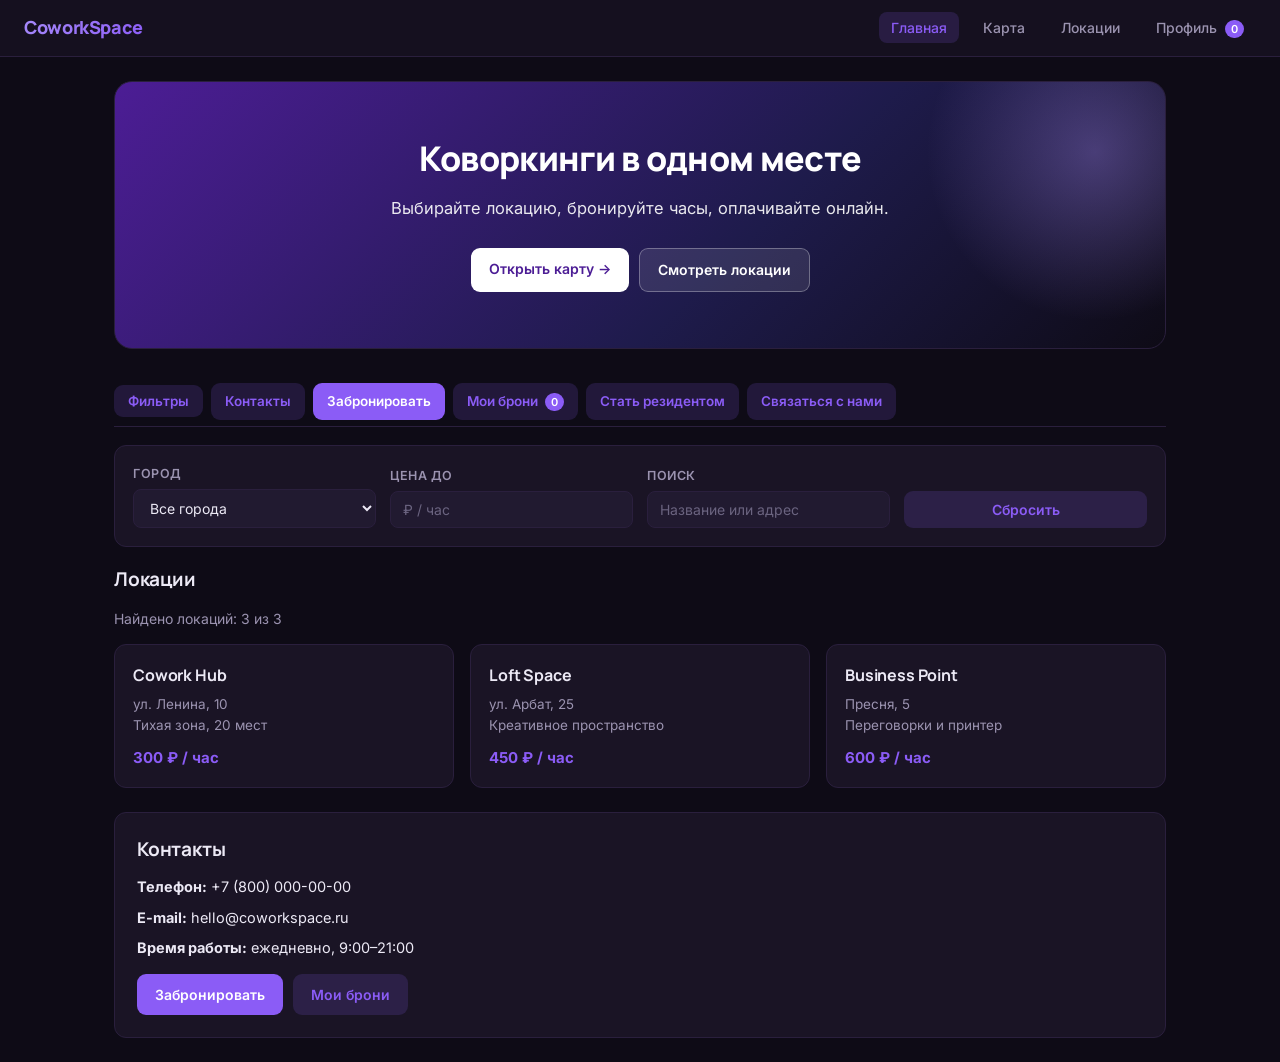
<file: Бронирование Коворкинга/index.html>
<!DOCTYPE html>
<html lang="ru">
<head>
  <meta charset="UTF-8" />
  <meta name="viewport" content="width=device-width, initial-scale=1.0" />
  <title>Локации — CoworkSpace</title>
  <link rel="stylesheet" href="styles.css" />
</head>
<body>
  <header class="topbar">
    <a href="index.html" class="brand">CoworkSpace</a>
    <nav>
      <a href="index.html"   data-nav="index.html">Главная</a>
      <a href="map.html"     data-nav="map.html">Карта</a>
      <a href="list.html"    data-nav="list.html">Локации</a>
      <a href="profile.html" data-nav="profile.html">Профиль <span id="nav-badge" class="badge" hidden>0</span></a>
    </nav>
  </header>

  <main>
    <!-- КОМПАКТНЫЙ ГЕРОЙ -->
    <section class="hero hero-compact">
      <h1>Коворкинги в одном месте</h1>
      <p class="hero-sub">Выбирайте локацию, бронируйте часы, оплачивайте онлайн.</p>
      <div class="btn-row">
        <a class="btn" href="map.html">Открыть карту →</a>
        <a class="btn secondary" href="#locations">Смотреть локации</a>
      </div>
    </section>

    <!-- ПАНЕЛЬ ДЕЙСТВИЙ (как praktik.work) -->
    <div class="actions-bar" style="margin-top:20px">
      <button class="btn secondary" id="filters-toggle">Фильтры</button>
      <a class="btn secondary" href="#contacts">Контакты</a>
      <a class="btn" href="map.html">Забронировать</a>
      <a class="btn secondary" href="profile.html">Мои брони <span id="nav-badge-2" class="badge" hidden>0</span></a>
      <a class="btn secondary" href="profile.html">Стать резидентом</a>
      <a class="btn secondary" href="#contacts">Связаться с нами</a>
    </div>

    <!-- ПАНЕЛЬ ФИЛЬТРОВ -->
    <div class="filters-panel" id="filters-panel" hidden>
      <div class="filter-group">
        <label for="filter-city">Город</label>
        <select id="filter-city">
          <option value="">Все города</option>
        </select>
      </div>
      <div class="filter-group">
        <label for="filter-price">Цена до</label>
        <input id="filter-price" type="number" min="0" step="50" placeholder="₽ / час" />
      </div>
      <div class="filter-group">
        <label for="filter-search">Поиск</label>
        <input id="filter-search" type="text" placeholder="Название или адрес" />
      </div>
      <button class="btn secondary" id="filters-reset">Сбросить</button>
    </div>

    <!-- СПИСОК ЛОКАЦИЙ -->
    <section id="locations" style="margin-top:16px">
      <h2>Локации</h2>
      <p class="muted" id="results-count">Загрузка…</p>
      <div class="grid" id="places-grid"></div>
    </section>

    <!-- КОНТАКТЫ -->
    <section id="contacts" class="panel" style="margin-top:24px">
      <h2>Контакты</h2>
      <div class="contacts">
        <div><b>Телефон:</b> +7 (800) 000-00-00</div>
        <div><b>E-mail:</b> hello@coworkspace.ru</div>
        <div><b>Время работы:</b> ежедневно, 9:00–21:00</div>
      </div>
      <div class="btn-row">
        <a class="btn" href="map.html">Забронировать</a>
        <a class="btn secondary" href="profile.html">Мои брони</a>
      </div>
    </section>
  </main>

  <script src="shared.js"></script>
  <script>
    document.addEventListener('DOMContentLoaded', () => {
      const places = loadPlaces();
      const grid = document.getElementById('places-grid');
      const countEl = document.getElementById('results-count');
      const citySel = document.getElementById('filter-city');
      const priceInp = document.getElementById('filter-price');
      const searchInp = document.getElementById('filter-search');
      const toggle = document.getElementById('filters-toggle');
      const panel = document.getElementById('filters-panel');
      const reset = document.getElementById('filters-reset');

      // Бейдж количества броней в панели действий
      function updateActionBadge() {
        const b = document.getElementById('nav-badge-2');
        if (!b) return;
        const n = loadBookings().length;
        b.hidden = n === 0;
        b.textContent = n;
      }
      updateActionBadge();

      // Города из адресов
      const cities = new Set();
      places.forEach(p => {
        const m = p.address.match(/^(?:г\.\s*)?([А-ЯЁа-яё\-]+)/);
        if (m) cities.add(m[1]);
      });
      [...cities].sort().forEach(c => {
        const opt = document.createElement('option');
        opt.value = c;
        opt.textContent = c;
        citySel.appendChild(opt);
      });

      function render() {
        const city = citySel.value;
        const maxPrice = priceInp.value ? Number(priceInp.value) : Infinity;
        const q = searchInp.value.trim().toLowerCase();

        const filtered = places.filter(p => {
          if (maxPrice && p.price > maxPrice) return false;
          if (city && !p.address.toLowerCase().includes(city.toLowerCase())) return false;
          if (q) {
            const hay = (p.name + ' ' + p.address + ' ' + (p.desc || '')).toLowerCase();
            if (!hay.includes(q)) return false;
          }
          return true;
        });

        countEl.textContent = `Найдено локаций: ${filtered.length} из ${places.length}`;

        if (!filtered.length) {
          grid.innerHTML = `<div class="panel"><p class="muted">Ничего не найдено. Измените фильтры.</p></div>`;
          return;
        }

        grid.innerHTML = filtered.map(p => `
          <a class="card" href="place.html?id=${p.id}">
            <h3>${p.name}</h3>
            <div class="meta">${p.address}</div>
            ${p.desc ? `<div class="meta">${p.desc}</div>` : ''}
            <div class="price">${p.price} ₽ / час</div>
          </a>
        `).join('');
      }

      toggle.addEventListener('click', () => { panel.hidden = !panel.hidden; });
      reset.addEventListener('click', () => {
        citySel.value = '';
        priceInp.value = '';
        searchInp.value = '';
        render();
      });
      [citySel, priceInp, searchInp].forEach(el => {
        el.addEventListener('input', render);
        el.addEventListener('change', render);
      });

      render();
    });
  </script>
</body>
</html>
</file>
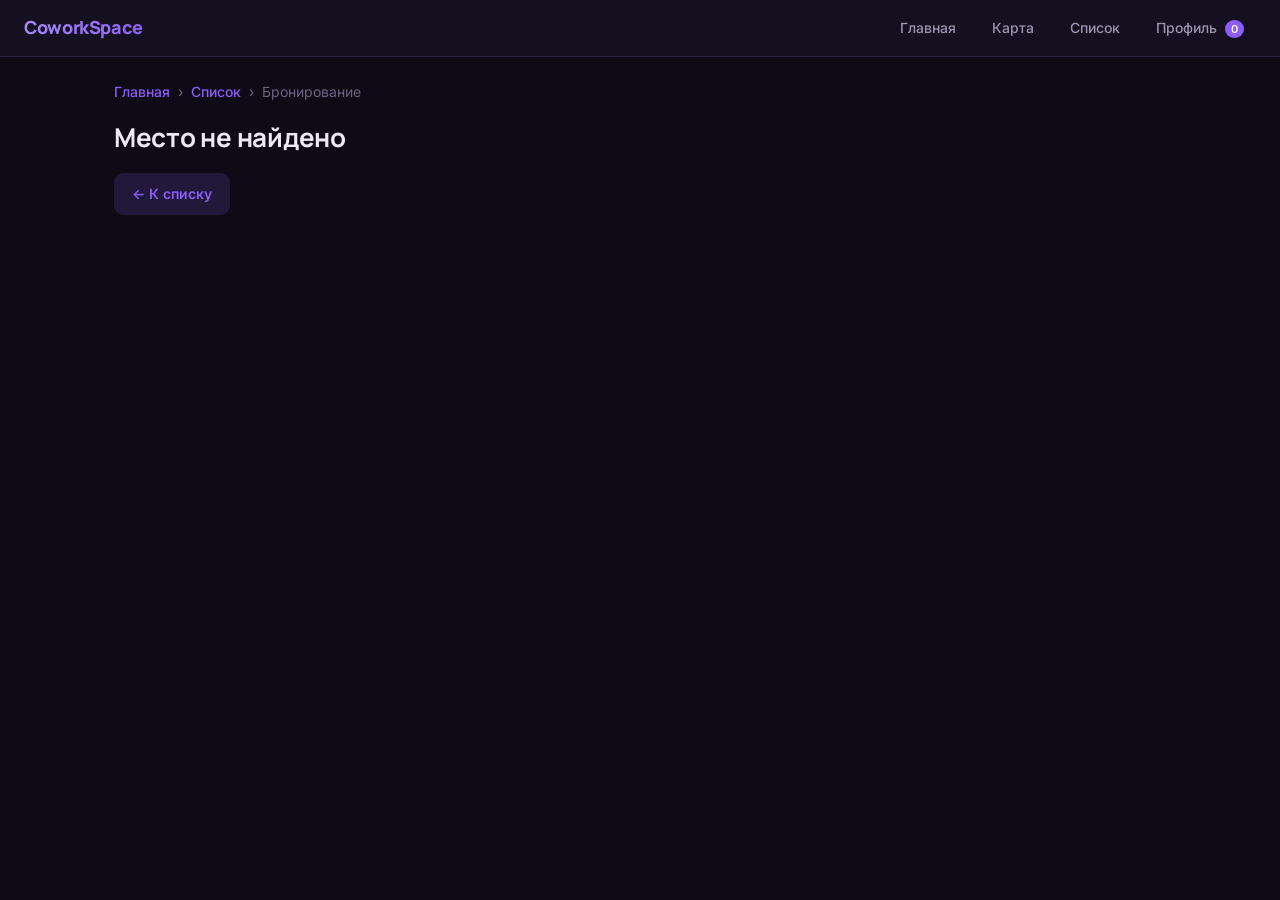
<file: Бронирование Коворкинга/booking.html>
<!DOCTYPE html>
<html lang="ru">
<head>
  <meta charset="UTF-8" />
  <meta name="viewport" content="width=device-width, initial-scale=1.0" />
  <title>Бронирование — CoworkSpace</title>
  <link rel="stylesheet" href="styles.css" />
</head>
<body>
  <header class="topbar">
    <a href="index.html" class="brand">CoworkSpace</a>
    <nav>
      <a href="index.html"   data-nav="index.html">Главная</a>
      <a href="map.html"     data-nav="map.html">Карта</a>
      <a href="list.html"    data-nav="list.html">Список</a>
      <a href="profile.html" data-nav="profile.html">Профиль <span id="nav-badge" class="badge" hidden>0</span></a>
    </nav>
  </header>

  <main>
    <div class="crumbs" id="crumbs">
      <a href="index.html">Главная</a> <span>›</span>
      <a href="list.html">Список</a> <span>›</span>
      <span>Бронирование</span>
    </div>
    <div id="booking-content"></div>
  </main>

  <script src="shared.js"></script>
  <script>
    const SLOTS = ['09:00','10:00','11:00','12:00','13:00','14:00','15:00','16:00','17:00','18:00','19:00','20:00'];

    document.addEventListener('DOMContentLoaded', () => {
      const id = getParam('id');
      const place = loadPlaces().find(p => p.id === id);
      const box = document.getElementById('booking-content');

      if (!place) {
        box.innerHTML = `
          <h1>Место не найдено</h1>
          <p><a class="btn secondary" href="list.html">← К списку</a></p>
        `;
        return;
      }

      document.title = 'Бронирование: ' + place.name;

      document.getElementById('crumbs').innerHTML = `
        <a href="index.html">Главная</a> <span>›</span>
        <a href="list.html">Список</a> <span>›</span>
        <a href="place.html?id=${place.id}">${place.name}</a> <span>›</span>
        <span>Бронирование</span>
      `;

      const state = { date: todayStr(), slots: [] };

      box.innerHTML = `
        <h1>Бронирование: ${place.name}</h1>
        <div class="detail">
          <div class="panel">
            <h2>1. Выберите дату</h2>
            <div class="calendar" id="calendar"></div>
          </div>
          <div class="panel">
            <h2>2. Выберите время</h2>
            <div class="muted">${place.price} ₽ / час</div>
            <div class="slots" id="slots"></div>
            <div style="margin-top:20px; display:flex; justify-content:space-between; align-items:center; gap:12px; flex-wrap:wrap;">
              <div>Итого: <b id="total">0 ₽</b></div>
              <button class="btn" id="pay-btn" disabled>Оплатить и забронировать</button>
            </div>
            <div class="btn-row">
              <a class="btn secondary" href="place.html?id=${place.id}">← К месту</a>
              <a class="btn secondary" href="profile.html">Мои брони →</a>
            </div>
          </div>
        </div>
      `;

      renderCalendar();
      renderSlots();

      function renderCalendar() {
        const cal = document.getElementById('calendar');
        const now = new Date();
        const year = now.getFullYear();
        const month = now.getMonth();
        const first = new Date(year, month, 1);
        const startDow = (first.getDay() + 6) % 7;
        const daysInMonth = new Date(year, month + 1, 0).getDate();
        const dows = ['Пн','Вт','Ср','Чт','Пт','Сб','Вс'];

        let html = dows.map(d => `<div class="dow">${d}</div>`).join('');
        for (let i = 0; i < startDow; i++) html += `<div></div>`;

        for (let d = 1; d <= daysInMonth; d++) {
          const dateStr = `${year}-${String(month+1).padStart(2,'0')}-${String(d).padStart(2,'0')}`;
          const isPast = dateStr < todayStr();
          const selected = dateStr === state.date;
          html += `<div class="cal-day ${isPast?'disabled':''} ${selected?'selected':''}"
                        data-date="${dateStr}">${d}</div>`;
        }
        cal.innerHTML = html;

        cal.querySelectorAll('.cal-day:not(.disabled)').forEach(el => {
          el.addEventListener('click', () => {
            state.date = el.dataset.date;
            state.slots = [];
            renderCalendar();
            renderSlots();
          });
        });
      }

      function renderSlots() {
        const taken = loadBookings()
          .filter(b => b.placeId === place.id && b.date === state.date)
          .flatMap(b => b.slots);

        const slotsEl = document.getElementById('slots');
        slotsEl.innerHTML = SLOTS.map(s => {
          const isBooked = taken.includes(s);
          const isSel = state.slots.includes(s);
          return `<div class="slot ${isBooked?'booked':''} ${isSel?'selected':''}"
                       data-slot="${s}">${s}</div>`;
        }).join('');

        slotsEl.querySelectorAll('.slot:not(.booked)').forEach(el => {
          el.addEventListener('click', () => {
            const s = el.dataset.slot;
            const i = state.slots.indexOf(s);
            if (i >= 0) state.slots.splice(i, 1);
            else state.slots.push(s);
            renderSlots();
          });
        });
        updateTotal();
      }

      function updateTotal() {
        const total = state.slots.length * place.price;
        document.getElementById('total').textContent = total + ' ₽';
        document.getElementById('pay-btn').disabled = state.slots.length === 0;
      }

      document.getElementById('pay-btn').addEventListener('click', () => {
        const total = state.slots.length * place.price;
        const btn = document.getElementById('pay-btn');
        btn.disabled = true;
        btn.textContent = 'Обработка оплаты…';

        setTimeout(() => {
          const bookings = loadBookings();
          bookings.push({
            id: 'b' + Date.now(),
            placeId: place.id,
            placeName: place.name,
            date: state.date,
            slots: [...state.slots].sort(),
            total,
            createdAt: new Date().toISOString(),
          });
          saveBookings(bookings);
          toast(`✅ Оплачено ${total} ₽. Бронь подтверждена.`);
          setTimeout(() => location.href = 'profile.html', 700);
        }, 900);
      });
    });
  </script>
</body>
</html>
</file>
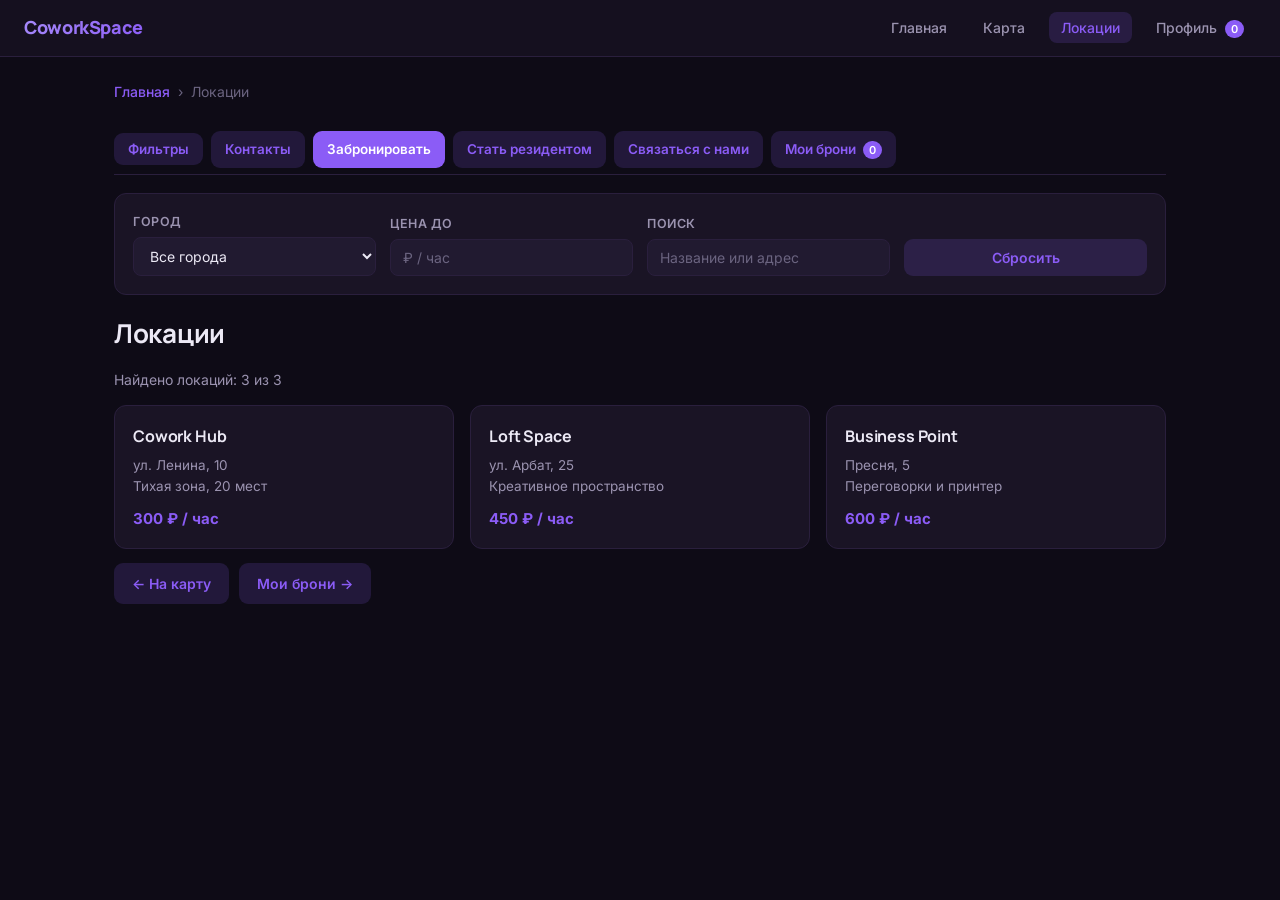
<file: Бронирование Коворкинга/list.html>
<!DOCTYPE html>
<html lang="ru">
<head>
  <meta charset="UTF-8" />
  <meta name="viewport" content="width=device-width, initial-scale=1.0" />
  <title>Локации — CoworkSpace</title>
  <link rel="stylesheet" href="styles.css" />
</head>
<body>
  <header class="topbar">
    <a href="index.html" class="brand">CoworkSpace</a>
    <nav>
      <a href="index.html"   data-nav="index.html">Главная</a>
      <a href="map.html"     data-nav="map.html">Карта</a>
      <a href="list.html"    data-nav="list.html">Локации</a>
      <a href="profile.html" data-nav="profile.html">Профиль <span id="nav-badge" class="badge" hidden>0</span></a>
    </nav>
  </header>

  <main>
    <div class="crumbs">
      <a href="index.html">Главная</a> <span>›</span> <span>Локации</span>
    </div>

    <!-- Панель действий (как на praktik.work) -->
    <div class="actions-bar">
      <button class="btn secondary" id="filters-toggle">Фильтры</button>
      <a class="btn secondary" href="index.html#contacts">Контакты</a>
      <a class="btn" href="map.html">Забронировать</a>
      <a class="btn secondary" href="index.html#become-resident">Стать резидентом</a>
      <a class="btn secondary" href="index.html#contact-us">Связаться с нами</a>
      <a class="btn secondary" href="profile.html">Мои брони <span id="nav-badge-2" class="badge" hidden>0</span></a>
    </div>

    <!-- Панель фильтров -->
    <div class="filters-panel" id="filters-panel" hidden>
      <div class="filter-group">
        <label for="filter-city">Город</label>
        <select id="filter-city">
          <option value="">Все города</option>
        </select>
      </div>
      <div class="filter-group">
        <label for="filter-price">Цена до</label>
        <input id="filter-price" type="number" min="0" step="50" placeholder="₽ / час" />
      </div>
      <div class="filter-group">
        <label for="filter-search">Поиск</label>
        <input id="filter-search" type="text" placeholder="Название или адрес" />
      </div>
      <button class="btn secondary" id="filters-reset">Сбросить</button>
    </div>

    <h1>Локации</h1>
    <p class="muted" id="results-count">Загрузка…</p>

    <div class="grid" id="places-grid"></div>

    <div class="btn-row">
      <a class="btn secondary" href="map.html">← На карту</a>
      <a class="btn secondary" href="profile.html">Мои брони →</a>
    </div>
  </main>

  <script src="shared.js"></script>
  <script>
    document.addEventListener('DOMContentLoaded', () => {
      const places = loadPlaces();
      const grid = document.getElementById('places-grid');
      const countEl = document.getElementById('results-count');
      const citySel = document.getElementById('filter-city');
      const priceInp = document.getElementById('filter-price');
      const searchInp = document.getElementById('filter-search');
      const toggle = document.getElementById('filters-toggle');
      const panel = document.getElementById('filters-panel');
      const reset = document.getElementById('filters-reset');

      // Бейдж в панели действий
      function updateActionBadge() {
        const b = document.getElementById('nav-badge-2');
        if (!b) return;
        const n = loadBookings().length;
        b.hidden = n === 0;
        b.textContent = n;
      }
      updateActionBadge();

      // Заполняем города из адресов (берём часть после «г.» или из начала)
      const cities = new Set();
      places.forEach(p => {
        const m = p.address.match(/^(?:г\.\s*)?([А-ЯЁа-яё\-]+)/);
        if (m) cities.add(m[1]);
      });
      [...cities].sort().forEach(c => {
        const opt = document.createElement('option');
        opt.value = c;
        opt.textContent = c;
        citySel.appendChild(opt);
      });

      function render() {
        const city = citySel.value;
        const maxPrice = priceInp.value ? Number(priceInp.value) : Infinity;
        const q = searchInp.value.trim().toLowerCase();

        const filtered = places.filter(p => {
          if (maxPrice && p.price > maxPrice) return false;
          if (city && !p.address.toLowerCase().includes(city.toLowerCase())) return false;
          if (q) {
            const hay = (p.name + ' ' + p.address + ' ' + (p.desc || '')).toLowerCase();
            if (!hay.includes(q)) return false;
          }
          return true;
        });

        countEl.textContent = `Найдено локаций: ${filtered.length} из ${places.length}`;

        if (!filtered.length) {
          grid.innerHTML = `<div class="panel"><p class="muted">Ничего не найдено. Попробуйте изменить фильтры.</p></div>`;
          return;
        }

        grid.innerHTML = filtered.map(p => `
          <a class="card" href="place.html?id=${p.id}">
            <h3>${p.name}</h3>
            <div class="meta">${p.address}</div>
            ${p.desc ? `<div class="meta">${p.desc}</div>` : ''}
            <div class="price">${p.price} ₽ / час</div>
          </a>
        `).join('');
      }

      toggle.addEventListener('click', () => {
        panel.hidden = !panel.hidden;
      });
      reset.addEventListener('click', () => {
        citySel.value = '';
        priceInp.value = '';
        searchInp.value = '';
        render();
      });

      [citySel, priceInp, searchInp].forEach(el => {
        el.addEventListener('input', render);
        el.addEventListener('change', render);
      });

      render();
    });
  </script>
</body>
</html>
</file>
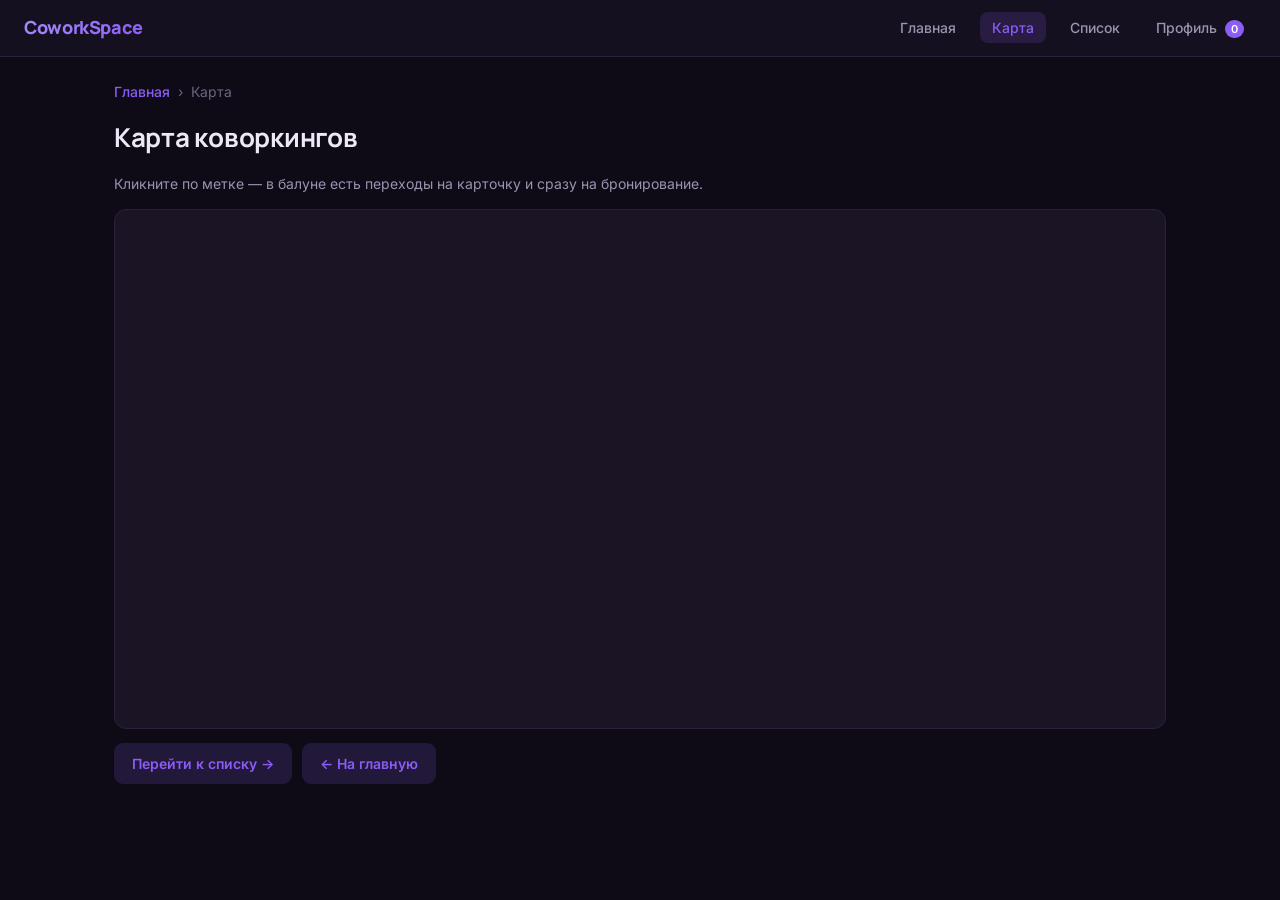
<file: Бронирование Коворкинга/map.html>
<!DOCTYPE html>
<html lang="ru">
<head>
  <meta charset="UTF-8" />
  <meta name="viewport" content="width=device-width, initial-scale=1.0" />
  <title>Карта — CoworkSpace</title>
  <link rel="stylesheet" href="styles.css" />
  <script src="https://api-maps.yandex.ru/2.1/?apikey=YOUR_API_KEY&lang=ru_RU" type="text/javascript"></script>
</head>
<body>
  <header class="topbar">
    <a href="index.html" class="brand">CoworkSpace</a>
    <nav>
      <a href="index.html"   data-nav="index.html">Главная</a>
      <a href="map.html"     data-nav="map.html">Карта</a>
      <a href="list.html"    data-nav="list.html">Список</a>
      <a href="profile.html" data-nav="profile.html">Профиль <span id="nav-badge" class="badge" hidden>0</span></a>
    </nav>
  </header>

  <main>
    <div class="crumbs">
      <a href="index.html">Главная</a> <span>›</span> <span>Карта</span>
    </div>
    <h1>Карта коворкингов</h1>
    <p class="muted">Кликните по метке — в балуне есть переходы на карточку и сразу на бронирование.</p>
    <div id="map"></div>
    <div class="btn-row">
      <a class="btn secondary" href="list.html">Перейти к списку →</a>
      <a class="btn secondary" href="index.html">← На главную</a>
    </div>
  </main>

  <script src="shared.js"></script>
</body>
</html>
</file>
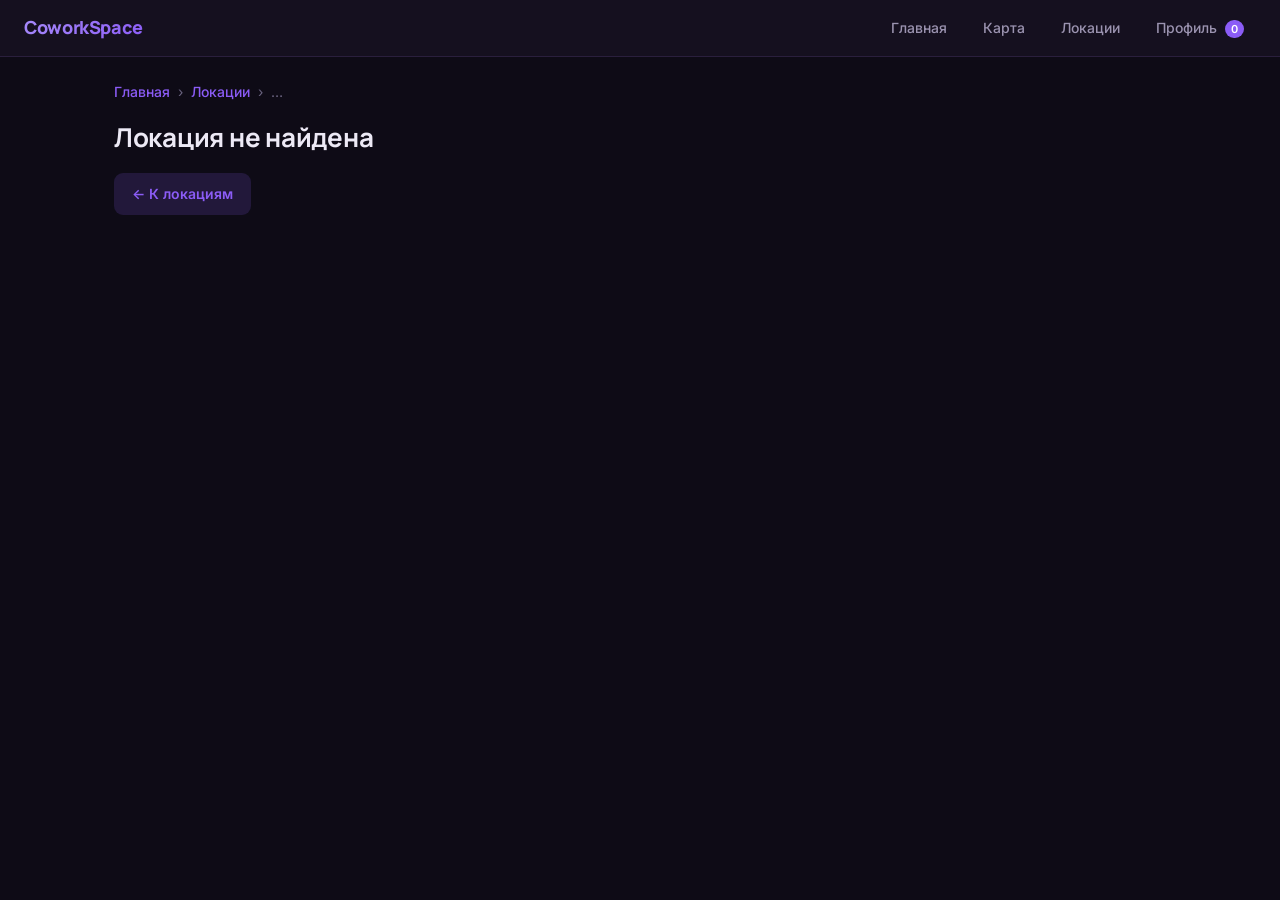
<file: Бронирование Коворкинга/place.html>
<!DOCTYPE html>
<html lang="ru">
<head>
  <meta charset="UTF-8" />
  <meta name="viewport" content="width=device-width, initial-scale=1.0" />
  <title>Локация — CoworkSpace</title>
  <link rel="stylesheet" href="styles.css" />
  <script src="https://api-maps.yandex.ru/2.1/?apikey=YOUR_API_KEY&lang=ru_RU" type="text/javascript"></script>
</head>
<body>
  <header class="topbar">
    <a href="index.html" class="brand">CoworkSpace</a>
    <nav>
      <a href="index.html"   data-nav="index.html">Главная</a>
      <a href="map.html"     data-nav="map.html">Карта</a>
      <a href="list.html"    data-nav="list.html">Локации</a>
      <a href="profile.html" data-nav="profile.html">Профиль <span id="nav-badge" class="badge" hidden>0</span></a>
    </nav>
  </header>

  <main>
    <div class="crumbs" id="crumbs">
      <a href="index.html">Главная</a> <span>›</span>
      <a href="list.html">Локации</a> <span>›</span>
      <span>…</span>
    </div>

    <div id="place-content"></div>
  </main>

  <script src="shared.js"></script>
  <script>
    document.addEventListener('DOMContentLoaded', () => {
      const id = getParam('id');
      const place = loadPlaces().find(p => p.id === id);
      const box = document.getElementById('place-content');

      if (!place) {
        box.innerHTML = `
          <h1>Локация не найдена</h1>
          <p><a class="btn secondary" href="list.html">← К локациям</a></p>
        `;
        return;
      }

      document.title = place.name + ' — CoworkSpace';

      document.getElementById('crumbs').innerHTML = `
        <a href="index.html">Главная</a> <span>›</span>
        <a href="list.html">Локации</a> <span>›</span>
        <span>${place.name}</span>
      `;

      // «Фичи» — статический набор, как в praktik.work
      const features = [
        { icon: '🪑', title: 'Мебель',       text: 'Полностью меблированные рабочие места, готовые к работе в день заезда.' },
        { icon: '🧹', title: 'Клининг',      text: 'Ежедневная уборка, расходные материалы включены.' },
        { icon: '🔒', title: 'Безопасность', text: 'Видеонаблюдение и контроль доступа в помещения.' },
        { icon: '📶', title: 'Интернет',     text: 'Высокоскоростной Wi-Fi на всей площади локации.' },
        { icon: '☕', title: 'Кофе',         text: 'Горячие напитки без ограничений, свежая выпечка и фрукты.' },
        { icon: '🅿️', title: 'Парковка',     text: 'Бесплатная открытая парковка у локации.' },
      ];

      // Тарифы (упрощённые аналоги praktik.work)
      const base = place.price;
      const tariffs = [
        {
          name: 'День',
          period: 'Дневной тариф',
          price: `${base * 8} ₽`,
          features: ['Любое свободное место', 'Доступ с 9:00 до 21:00', 'Горячие напитки', 'Снэки и фрукты'],
        },
        {
          name: 'Гибкий',
          period: 'Месячная подписка',
          price: `${base * 8 * 12} ₽`,
          features: ['Любое свободное место', 'Доступ 24/7', 'Переговорные 3 ч/мес', 'Горячие напитки', 'Мероприятия для резидентов'],
          highlight: true,
        },
        {
          name: 'Фикс',
          period: 'Месячная подписка',
          price: `${base * 8 * 16} ₽`,
          features: ['Фиксированное место', 'Доступ 24/7', 'Переговорные 3 ч/мес', 'Безлимит печати', 'Ящик для вещей'],
        },
      ];

      // Переговорные (примеры для структуры)
      const rooms = [
        { name: 'Переговорная №1', seats: 5, price: '1 200 ₽/час', features: ['Wi-Fi', 'ТВ 4K с AirPlay', 'Флип-чарт', 'Кофе без ограничений'] },
        { name: 'Переговорная №2', seats: 6, price: '1 300 ₽/час', features: ['Wi-Fi', 'ТВ 4K с AirPlay', 'Флип-чарт по запросу', 'Ресепшн для гостей'] },
        { name: 'Лекторий',        seats: 20, price: '3 450 ₽/час', features: ['Wi-Fi', 'Проектор FullHD', 'Звуковое оборудование', 'Apple TV'] },
      ];

      box.innerHTML = `
        <!-- ГЕРОЙ -->
        <section class="loc-hero">
          <div class="loc-hero-head">
            <h1>${place.name}</h1>
            <p class="loc-address">${place.address}</p>
          </div>
          <div class="loc-stats">
            <div class="stat">
              <div class="stat-num">20</div>
              <div class="stat-label">рабочих мест</div>
            </div>
            <div class="stat">
              <div class="stat-num">12</div>
              <div class="stat-label">часов в день</div>
            </div>
            <div class="stat">
              <div class="stat-num">${place.price} ₽</div>
              <div class="stat-label">от / час</div>
            </div>
          </div>
        </section>

        <!-- ВКЛЮЧЕНО -->
        <section style="margin-top:24px">
          <h2>Что включено</h2>
          <div class="features">
            ${features.map(f => `
              <div class="feature">
                <div class="feature-icon">${f.icon}</div>
                <h3>${f.title}</h3>
                <p class="muted">${f.text}</p>
              </div>
            `).join('')}
          </div>
        </section>

        <!-- ТАРИФЫ -->
        <section style="margin-top:24px">
          <h2>Тарифы</h2>
          <div class="tariffs">
            ${tariffs.map(t => `
              <div class="tariff ${t.highlight ? 'tariff-highlight' : ''}">
                <div class="tariff-period">${t.period}</div>
                <h3 class="tariff-name">${t.name}</h3>
                <div class="tariff-price">${t.price}</div>
                <ul class="tariff-features">
                  ${t.features.map(x => `<li>${x}</li>`).join('')}
                </ul>
                <button class="btn ${t.highlight ? '' : 'secondary'} tariff-btn" data-tariff="${t.name}">
                  Выбрать
                </button>
              </div>
            `).join('')}
          </div>
        </section>

        <!-- ПЕРЕГОВОРНЫЕ -->
        <section style="margin-top:24px">
          <h2>Переговорные</h2>
          <div class="rooms">
            ${rooms.map(r => `
              <div class="panel room">
                <div class="room-head">
                  <h3>${r.name}</h3>
                  <span class="room-seats">на ${r.seats} мест</span>
                </div>
                <ul class="room-features">
                  ${r.features.map(x => `<li>${x}</li>`).join('')}
                </ul>
                <div class="room-price">${r.price}</div>
                <a class="btn secondary" href="booking.html?id=${place.id}">Забронировать</a>
              </div>
            `).join('')}
          </div>
        </section>

        <!-- БРОНИРОВАНИЕ ПО ЧАСАМ -->
        <section class="panel" style="margin-top:24px">
          <h2>Забронировать время</h2>
          <p class="muted">Выберите дату и часы — оплата имитируется, бронь появится в профиле.</p>
          <div class="btn-row">
            <a class="btn" href="booking.html?id=${place.id}">Перейти к бронированию →</a>
            <a class="btn secondary" href="map.html">Показать на карте</a>
          </div>
        </section>

        <!-- МИНИ-КАРТА -->
        <section class="panel" style="margin-top:24px">
          <h2>Расположение</h2>
          <div id="mini-map">
            <div class="map-error">Загрузка карты…</div>
          </div>
        </section>

        <!-- КОНТАКТЫ -->
        <section class="panel" style="margin-top:24px">
          <h2>Контакты</h2>
          <div class="contacts">
            <div><b>Адрес:</b> ${place.address}</div>
            <div><b>Телефон:</b> +7 (800) 000-00-00</div>
            <div><b>E-mail:</b> hello@coworkspace.ru</div>
            <div><b>Время работы:</b> ежедневно, 9:00–21:00</div>
          </div>
          <div class="btn-row">
            <a class="btn" href="booking.html?id=${place.id}">Забронировать</a>
            <a class="btn secondary" href="profile.html">Мои брони</a>
          </div>
        </section>
      `;

      // Клик по тарифу → на страницу бронирования
      box.querySelectorAll('.tariff-btn').forEach(btn => {
        btn.addEventListener('click', () => {
          toast(`Тариф «${btn.dataset.tariff}» выбран — переходим к бронированию`);
          location.href = `booking.html?id=${place.id}`;
        });
      });

      // Мини-карта
      const miniEl = document.getElementById('mini-map');
      function buildMini() {
        try {
          const map = new ymaps.Map('mini-map', {
            center: [place.lat, place.lng],
            zoom: 14,
            controls: ['zoomControl'],
          });
          map.geoObjects.add(new ymaps.Placemark(
            [place.lat, place.lng],
            { hintContent: place.name, balloonContentHeader: place.name, balloonContentBody: place.address },
            { preset: 'islands#violetIcon' }
          ));
        } catch (e) {
          console.error(e);
          miniEl.innerHTML = '<div class="map-error">Не удалось отобразить карту. Проверьте API-ключ.</div>';
        }
      }
      if (typeof ymaps !== 'undefined') {
        ymaps.ready(buildMini);
      } else {
        setTimeout(() => {
          if (typeof ymaps !== 'undefined') ymaps.ready(buildMini);
          else miniEl.innerHTML = '<div class="map-error">Не удалось загрузить Яндекс.Карты. Проверьте API-ключ.</div>';
        }, 500);
      }
    });
  </script>
</body>
</html>
</file>
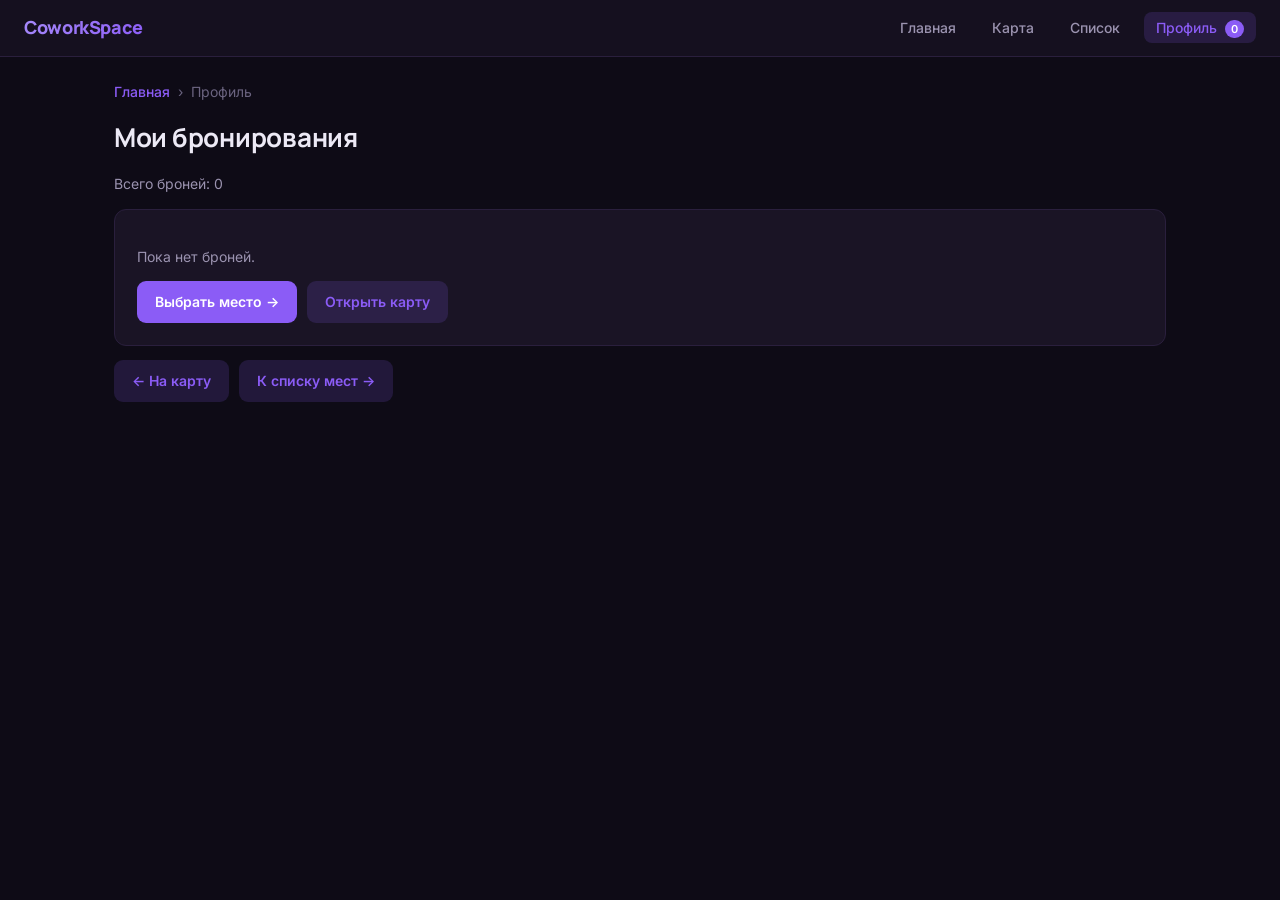
<file: Бронирование Коворкинга/profile.html>
<!DOCTYPE html>
<html lang="ru">
<head>
  <meta charset="UTF-8" />
  <meta name="viewport" content="width=device-width, initial-scale=1.0" />
  <title>Профиль — CoworkSpace</title>
  <link rel="stylesheet" href="styles.css" />
</head>
<body>
  <header class="topbar">
    <a href="index.html" class="brand">CoworkSpace</a>
    <nav>
      <a href="index.html"   data-nav="index.html">Главная</a>
      <a href="map.html"     data-nav="map.html">Карта</a>
      <a href="list.html"    data-nav="list.html">Список</a>
      <a href="profile.html" data-nav="profile.html">Профиль <span id="nav-badge" class="badge" hidden>0</span></a>
    </nav>
  </header>

  <main>
    <div class="crumbs">
      <a href="index.html">Главная</a> <span>›</span> <span>Профиль</span>
    </div>
    <h1>Мои бронирования</h1>
    <p class="muted" id="count">Всего броней: 0</p>
    <div class="panel" id="bookings-list"></div>
    <div class="btn-row">
      <a class="btn secondary" href="map.html">← На карту</a>
      <a class="btn secondary" href="list.html">К списку мест →</a>
    </div>
  </main>

  <script src="shared.js"></script>
  <script>
    function render() {
      const bookings = loadBookings().sort((a, b) => b.createdAt.localeCompare(a.createdAt));
      document.getElementById('count').textContent = 'Всего броней: ' + bookings.length;

      const list = document.getElementById('bookings-list');
      if (!bookings.length) {
        list.innerHTML = `
          <p class="muted">Пока нет броней.</p>
          <div class="btn-row">
            <a class="btn" href="list.html">Выбрать место →</a>
            <a class="btn secondary" href="map.html">Открыть карту</a>
          </div>
        `;
        return;
      }

      list.innerHTML = bookings.map(b => `
        <div class="booking-row">
          <div class="info">
            <b>${b.placeName}</b>
            <small>${b.date} · ${b.slots.join(', ')} · ${b.total} ₽</small>
          </div>
          <div style="display:flex; gap:8px">
            <a class="btn secondary" href="place.html?id=${b.placeId}">К месту</a>
            <a class="btn secondary" href="booking.html?id=${b.placeId}">Ещё слот</a>
            <button class="btn danger" data-cancel="${b.id}">Отменить</button>
          </div>
        </div>
      `).join('');

      list.querySelectorAll('[data-cancel]').forEach(btn => {
        btn.addEventListener('click', () => {
          if (!confirm('Отменить бронирование?')) return;
          saveBookings(loadBookings().filter(b => b.id !== btn.dataset.cancel));
          updateBadge();
          toast('Бронь отменена');
          render();
        });
      });
    }

    document.addEventListener('DOMContentLoaded', render);
  </script>
</body>
</html>
</file>
<file: Бронирование Коворкинга/styles.css>
/* =========================================================
   ШРИФТЫ
   ========================================================= */
   @import url('https://fonts.googleapis.com/css2?family=Inter:wght@400;500;600;700&family=Manrope:wght@600;700;800&display=swap');

   * { box-sizing: border-box; }
   
   :root {
     --bg: #0e0b16;
     --bg-2: #15101f;
     --panel: #1a1425;
     --panel-2: #211a30;
     --border: #2a1f3d;
     --border-soft: #241a35;
     --text: #ece9f5;
     --text-dim: #9b93b0;
     --text-faint: #6b6480;
     --accent: #8b5cf6;
     --accent-hover: #7c3aed;
     --accent-soft: rgba(139, 92, 246, .16);
     --danger: #f87171;
     --danger-bg: rgba(248, 113, 113, .12);
     --success: #34d399;
   }
   
   body {
     margin: 0;
     font-family: 'Inter', system-ui, -apple-system, "Segoe UI", Roboto, sans-serif;
     font-size: 15px;
     line-height: 1.55;
     background: var(--bg);
     color: var(--text);
     -webkit-font-smoothing: antialiased;
     -moz-osx-font-smoothing: grayscale;
     min-height: 100vh;
   }
   
   a { color: inherit; text-decoration: none; }
   
   h1, h2, h3 {
     font-family: 'Manrope', 'Inter', system-ui, sans-serif;
     letter-spacing: -0.01em;
     color: var(--text);
   }
   
   /* ---------- Шапка ---------- */
   .topbar {
     display: flex;
     align-items: center;
     justify-content: space-between;
     padding: 14px 24px;
     background: var(--bg-2);
     border-bottom: 1px solid var(--border);
     position: sticky;
     top: 0;
     z-index: 1000;
     backdrop-filter: blur(10px);
   }
   .brand {
     font-family: 'Manrope', 'Inter', sans-serif;
     font-weight: 800;
     font-size: 18px;
     letter-spacing: -0.02em;
     background: linear-gradient(135deg, #a78bfa, #8b5cf6);
     -webkit-background-clip: text;
     -webkit-text-fill-color: transparent;
     background-clip: text;
   }
   nav a {
     margin-left: 8px;
     padding: 7px 12px;
     border-radius: 8px;
     color: var(--text-dim);
     font-size: 14px;
     font-weight: 500;
     transition: background .15s, color .15s;
   }
   nav a:hover { background: var(--panel); color: var(--text); }
   nav a.active { background: var(--accent-soft); color: var(--accent); }
   
   .badge {
     display: inline-block;
     min-width: 18px;
     padding: 0 6px;
     border-radius: 9px;
     background: var(--accent);
     color: #fff;
     font-size: 11px;
     line-height: 18px;
     text-align: center;
     margin-left: 4px;
     font-weight: 600;
   }
   
   /* ---------- Основной контейнер ---------- */
   main { padding: 24px; max-width: 1100px; margin: 0 auto; }
   
   h1 { margin: 0 0 16px; font-size: 26px; font-weight: 700; }
   h2 { font-size: 19px; font-weight: 700; margin: 0 0 12px; }
   h3 { font-size: 16px; font-weight: 700; margin: 0 0 6px; }
   
   /* ---------- Крошки ---------- */
   .crumbs {
     margin-bottom: 14px;
     font-size: 14px;
     display: flex;
     gap: 8px;
     align-items: center;
     flex-wrap: wrap;
     color: var(--text-faint);
   }
   .crumbs a { color: var(--accent); font-weight: 500; }
   .crumbs a:hover { text-decoration: underline; }
   .crumbs span { color: var(--text-faint); }
   
   /* ---------- Карточки ---------- */
   .grid {
     display: grid;
     grid-template-columns: repeat(auto-fill, minmax(260px, 1fr));
     gap: 16px;
   }
   .card {
     background: var(--panel);
     border: 1px solid var(--border);
     border-radius: 12px;
     padding: 18px;
     cursor: pointer;
     transition: .15s;
     display: block;
   }
   .card:hover {
     transform: translateY(-2px);
     box-shadow: 0 6px 22px rgba(139, 92, 246, .18);
     border-color: var(--accent);
   }
   .card .meta { color: var(--text-dim); font-size: 13.5px; }
   .price { margin-top: 10px; font-weight: 700; color: var(--accent); font-size: 15px; }
   
   /* ---------- Карты ---------- */
   #map {
     width: 100%;
     height: 520px;
     border-radius: 12px;
     overflow: hidden;
     background: var(--panel);
     border: 1px solid var(--border);
   }
   #mini-map {
     width: 100%;
     height: 240px;
     border-radius: 10px;
     overflow: hidden;
     margin-top: 8px;
     background: var(--panel);
     border: 1px solid var(--border);
   }
   
   /* ---------- Кнопки ---------- */
   .btn {
     display: inline-block;
     padding: 10px 18px;
     border-radius: 9px;
     border: none;
     background: var(--accent);
     color: #fff;
     font-weight: 600;
     font-size: 14px;
     font-family: inherit;
     cursor: pointer;
     text-align: center;
     transition: background .15s, transform .05s;
   }
   .btn:hover { background: var(--accent-hover); }
   .btn:active { transform: translateY(1px); }
   .btn.secondary { background: var(--accent-soft); color: var(--accent); }
   .btn.secondary:hover { background: rgba(139, 92, 246, .26); }
   .btn.danger { background: var(--danger-bg); color: var(--danger); }
   .btn.danger:hover { background: rgba(248, 113, 113, .22); }
   .btn:disabled { opacity: .45; cursor: not-allowed; }
   .btn-row { display: flex; gap: 10px; flex-wrap: wrap; margin-top: 14px; }
   
   /* ---------- Детальная страница ---------- */
   .detail { display: grid; grid-template-columns: 1fr 340px; gap: 24px; }
   @media (max-width: 800px) { .detail { grid-template-columns: 1fr; } }
   
   .panel {
     background: var(--panel);
     border: 1px solid var(--border);
     border-radius: 12px;
     padding: 22px;
   }
   
   /* ---------- Календарь ---------- */
   .calendar { display: grid; grid-template-columns: repeat(7, 1fr); gap: 4px; }
   .calendar .dow {
     text-align: center;
     font-size: 12px;
     font-weight: 600;
     color: var(--text-faint);
     padding: 6px 0;
     text-transform: uppercase;
     letter-spacing: .04em;
   }
   .cal-day {
     aspect-ratio: 1;
     display: flex; align-items: center; justify-content: center;
     border-radius: 8px;
     cursor: pointer;
     font-size: 14px;
     background: var(--panel-2);
     border: 1px solid transparent;
     color: var(--text);
     user-select: none;
     transition: background .12s, border-color .12s;
   }
   .cal-day:hover { background: var(--accent-soft); border-color: var(--border); }
   .cal-day.selected { background: var(--accent); color: #fff; font-weight: 600; }
   .cal-day.disabled { color: var(--text-faint); cursor: not-allowed; background: transparent; }
   
   /* ---------- Слоты ---------- */
   .slots {
     display: grid;
     grid-template-columns: repeat(auto-fill, minmax(90px, 1fr));
     gap: 8px;
     margin-top: 12px;
   }
   .slot {
     padding: 9px;
     border-radius: 8px;
     border: 1px solid var(--border);
     background: var(--panel-2);
     color: var(--text);
     cursor: pointer;
     text-align: center;
     font-size: 13.5px;
     font-weight: 500;
     user-select: none;
     transition: .12s;
   }
   .slot:hover { border-color: var(--accent); }
   .slot.selected { background: var(--accent); color: #fff; border-color: var(--accent); }
   .slot.booked {
     background: var(--bg-2);
     color: var(--text-faint);
     text-decoration: line-through;
     cursor: not-allowed;
     border-color: var(--border-soft);
   }
   
   /* ---------- Брони ---------- */
   .booking-row {
     display: flex;
     justify-content: space-between;
     align-items: center;
     gap: 12px;
     padding: 16px 0;
     border-bottom: 1px solid var(--border);
     flex-wrap: wrap;
   }
   .booking-row:last-child { border-bottom: none; }
   .booking-row .info { font-size: 14.5px; }
   .booking-row .info small { color: var(--text-dim); display: block; margin-top: 3px; font-size: 13px; }
   
   /* ---------- Toast ---------- */
   .toast {
     position: fixed;
     bottom: 24px;
     left: 50%;
     transform: translateX(-50%) translateY(20px);
     background: #2d1b4e;
     color: #fff;
     padding: 12px 20px;
     border-radius: 10px;
     font-weight: 500;
     border: 1px solid var(--accent);
     box-shadow: 0 8px 24px rgba(139, 92, 246, .35);
     opacity: 0;
     pointer-events: none;
     transition: .25s;
     z-index: 2000;
   }
   .toast.show { opacity: 1; transform: translateX(-50%) translateY(0); }
   .toast.error { background: #4a1a1a; border-color: var(--danger); box-shadow: 0 8px 24px rgba(248, 113, 113, .3); }
   
   .muted { color: var(--text-dim); font-size: 14px; }
   
   /* ---------- Ошибка карты ---------- */
   .map-error {
     display: flex;
     align-items: center;
     justify-content: center;
     height: 100%;
     padding: 24px;
     color: var(--danger);
     text-align: center;
     font-weight: 500;
     background: var(--panel);
     border-radius: 12px;
   }
   
   p b { color: var(--text); font-weight: 600; }
   
   /* =========================================================
      ГЛАВНАЯ (лендинг)
      ========================================================= */
   .hero {
     background: linear-gradient(135deg, #4c1d95 0%, #1e1b4b 60%, #0e0b16 100%);
     color: #fff;
     padding: 56px 32px;
     border-radius: 18px;
     text-align: center;
     border: 1px solid var(--border);
     position: relative;
     overflow: hidden;
   }
   .hero::before {
     content: '';
     position: absolute;
     top: -100px; right: -100px;
     width: 340px; height: 340px;
     background: radial-gradient(circle, rgba(167,139,250,.35), transparent 70%);
     pointer-events: none;
   }
   .hero h1 {
     font-size: 34px;
     margin: 0 0 16px;
     line-height: 1.2;
     font-weight: 800;
     letter-spacing: -0.02em;
     color: #fff;
     position: relative;
   }
   .hero-sub {
     font-size: 16.5px;
     line-height: 1.65;
     max-width: 720px;
     margin: 0 auto 26px;
     opacity: .9;
     font-weight: 400;
     position: relative;
   }
   .hero .btn { background: #fff; color: #4c1d95; }
   .hero .btn:hover { background: #f1edff; }
   .hero .btn.secondary {
     background: rgba(255,255,255,.1);
     color: #fff;
     border: 1px solid rgba(255,255,255,.3);
   }
   .hero .btn.secondary:hover { background: rgba(255,255,255,.2); }
   .hero .btn-row { justify-content: center; position: relative; }
   
   .features {
     display: grid;
     grid-template-columns: repeat(auto-fill, minmax(260px, 1fr));
     gap: 16px;
   }
   .feature {
     background: var(--panel);
     border: 1px solid var(--border);
     border-radius: 12px;
     padding: 22px;
     transition: .15s;
   }
   .feature:hover { border-color: var(--accent); }
   .feature-icon { font-size: 30px; margin-bottom: 10px; }
   .feature p { margin: 0; font-size: 14px; line-height: 1.55; }
   
   .steps {
     margin: 0 0 16px;
     padding-left: 22px;
     font-size: 15px;
     line-height: 1.85;
     color: var(--text);
   }
   .steps li { margin-bottom: 4px; }
   .steps li b { color: var(--accent); }
   
   .cta {
     background: linear-gradient(135deg, var(--panel-2), var(--bg-2));
     border: 1px solid var(--border);
     border-radius: 16px;
     padding: 36px;
     text-align: center;
   }
   .cta h2 { margin: 0 0 8px; font-size: 22px; }
   
   @media (max-width: 600px) {
     .hero { padding: 36px 20px; }
     .hero h1 { font-size: 26px; }
     .hero-sub { font-size: 15px; }
     main { padding: 18px; }
   }
   
   /* =========================================================
      ПАНЕЛЬ ДЕЙСТВИЙ
      ========================================================= */
   .actions-bar {
     display: flex;
     gap: 8px;
     flex-wrap: wrap;
     align-items: center;
     padding: 14px 0 6px;
     border-bottom: 1px solid var(--border);
     margin-bottom: 18px;
   }
   .actions-bar .btn { padding: 8px 14px; font-size: 13.5px; }
   
   /* =========================================================
      ФИЛЬТРЫ
      ========================================================= */
   .filters-panel {
     display: grid;
     grid-template-columns: repeat(auto-fit, minmax(180px, 1fr));
     gap: 14px;
     align-items: end;
     padding: 18px;
     margin-bottom: 18px;
     background: var(--panel);
     border: 1px solid var(--border);
     border-radius: 12px;
   }
   .filter-group { display: flex; flex-direction: column; gap: 6px; }
   .filter-group label {
     font-size: 12.5px;
     font-weight: 600;
     color: var(--text-dim);
     text-transform: uppercase;
     letter-spacing: .04em;
   }
   .filter-group input,
   .filter-group select {
     padding: 9px 12px;
     border-radius: 8px;
     border: 1px solid var(--border);
     background: var(--panel-2);
     color: var(--text);
     font-family: inherit;
     font-size: 14px;
     outline: none;
     transition: border-color .15s;
   }
   .filter-group input:focus,
   .filter-group select:focus { border-color: var(--accent); }
   .filter-group input::placeholder { color: var(--text-faint); }
   
   /* =========================================================
      ДЕТАЛЬНАЯ СТРАНИЦА ЛОКАЦИИ
      ========================================================= */
   .loc-hero {
     background: linear-gradient(135deg, #4c1d95 0%, #1e1b4b 60%, #0e0b16 100%);
     border: 1px solid var(--border);
     border-radius: 18px;
     padding: 40px 32px;
     position: relative;
     overflow: hidden;
   }
   .loc-hero::before {
     content: '';
     position: absolute;
     top: -80px; right: -80px;
     width: 300px; height: 300px;
     background: radial-gradient(circle, rgba(167,139,250,.35), transparent 70%);
     pointer-events: none;
   }
   .loc-hero-head { position: relative; margin-bottom: 28px; }
   .loc-hero h1 {
     color: #fff;
     font-size: 34px;
     margin: 0 0 8px;
     font-weight: 800;
     letter-spacing: -0.02em;
   }
   .loc-address { color: rgba(255,255,255,.75); margin: 0; font-size: 15px; }
   .loc-stats {
     position: relative;
     display: grid;
     grid-template-columns: repeat(auto-fit, minmax(140px, 1fr));
     gap: 16px;
   }
   .stat {
     background: rgba(255,255,255,.07);
     border: 1px solid rgba(255,255,255,.12);
     border-radius: 12px;
     padding: 18px;
     text-align: center;
   }
   .stat-num {
     font-family: 'Manrope', 'Inter', sans-serif;
     font-size: 28px;
     font-weight: 800;
     color: #fff;
     line-height: 1.1;
   }
   .stat-label {
     margin-top: 6px;
     font-size: 12.5px;
     color: rgba(255,255,255,.7);
     text-transform: uppercase;
     letter-spacing: .04em;
   }
   
   .tariffs {
     display: grid;
     grid-template-columns: repeat(auto-fit, minmax(240px, 1fr));
     gap: 16px;
   }
   .tariff {
     background: var(--panel);
     border: 1px solid var(--border);
     border-radius: 14px;
     padding: 22px;
     display: flex;
     flex-direction: column;
     transition: .15s;
   }
   .tariff:hover { border-color: var(--accent); }
   .tariff-highlight {
     border-color: var(--accent);
     box-shadow: 0 0 0 1px var(--accent), 0 10px 30px rgba(139,92,246,.18);
     background: linear-gradient(180deg, rgba(139,92,246,.08), var(--panel));
   }
   .tariff-period {
     font-size: 12px;
     font-weight: 600;
     color: var(--accent);
     text-transform: uppercase;
     letter-spacing: .06em;
     margin-bottom: 8px;
   }
   .tariff-name {
     font-size: 20px;
     font-weight: 800;
     margin: 0 0 10px;
     font-family: 'Manrope', 'Inter', sans-serif;
   }
   .tariff-price {
     font-size: 24px;
     font-weight: 800;
     color: var(--accent);
     margin-bottom: 14px;
     font-family: 'Manrope', 'Inter', sans-serif;
   }
   .tariff-features { list-style: none; padding: 0; margin: 0 0 18px; flex: 1; }
   .tariff-features li {
     position: relative;
     padding-left: 22px;
     margin-bottom: 8px;
     font-size: 14px;
     color: var(--text-dim);
   }
   .tariff-features li::before {
     content: '✓';
     position: absolute;
     left: 0;
     color: var(--accent);
     font-weight: 700;
   }
   .tariff-btn { margin-top: auto; }
   
   .rooms {
     display: grid;
     grid-template-columns: repeat(auto-fit, minmax(280px, 1fr));
     gap: 16px;
   }
   .room { display: flex; flex-direction: column; }
   .room-head {
     display: flex;
     justify-content: space-between;
     align-items: baseline;
     gap: 8px;
     margin-bottom: 12px;
     flex-wrap: wrap;
   }
   .room-head h3 { margin: 0; }
   .room-seats {
     font-size: 12.5px;
     color: var(--text-dim);
     background: var(--panel-2);
     padding: 2px 10px;
     border-radius: 999px;
     border: 1px solid var(--border);
   }
   .room-features { list-style: none; padding: 0; margin: 0 0 14px; flex: 1; }
   .room-features li {
     position: relative;
     padding-left: 20px;
     margin-bottom: 6px;
     font-size: 13.5px;
     color: var(--text-dim);
   }
   .room-features li::before {
     content: '•';
     position: absolute;
     left: 4px;
     color: var(--accent);
     font-weight: 700;
   }
   .room-price { font-weight: 700; color: var(--accent); margin-bottom: 12px; font-size: 15px; }
   
   .contacts {
     display: grid;
     gap: 8px;
     font-size: 14.5px;
     color: var(--text);
     margin-bottom: 8px;
   }
   .contacts b { color: var(--text); }
   
   /* =========================================================
      КОМПАКТНЫЕ ШАГИ
      ========================================================= */
   .steps-row {
     display: grid;
     grid-template-columns: repeat(auto-fit, minmax(180px, 1fr));
     gap: 16px;
   }
   .step {
     background: var(--panel-2);
     border: 1px solid var(--border);
     border-radius: 12px;
     padding: 18px;
   }
   .step-num {
     display: inline-flex;
     align-items: center;
     justify-content: center;
     width: 28px;
     height: 28px;
     border-radius: 50%;
     background: var(--accent);
     color: #fff;
     font-weight: 700;
     font-size: 14px;
     margin-bottom: 10px;
     font-family: 'Manrope', 'Inter', sans-serif;
   }
   .step b { display: block; margin-bottom: 4px; font-size: 14.5px; }
   .step p { margin: 0; font-size: 13px; }
   
   /* =========================================================
      ПОЛЁТ НАД ГОРОДОМ (герой главной)
      ========================================================= */
   .hero-sky {
     position: relative;
     overflow: hidden;
     min-height: 300px;
     display: flex;
     align-items: center;
     justify-content: center;
     background: linear-gradient(180deg, #1a0b3d 0%, #2d1b4e 35%, #4c1d95 75%, #6b21a8 100%);
     border: 1px solid var(--border);
     border-radius: 18px;
     padding: 56px 24px 80px;
   }
   .hero-sky .hero-content { position: relative; z-index: 5; text-align: center; }
   .hero-sky .hero-content h1 { color: #fff; text-shadow: 0 2px 20px rgba(0,0,0,.4); }
   .hero-sky .hero-content .hero-sub { color: rgba(255,255,255,.85); text-shadow: 0 1px 12px rgba(0,0,0,.35); }
   
   .sky-layer {
     position: absolute;
     inset: 0;
     pointer-events: none;
     overflow: hidden;
     border-radius: inherit;
   }
   
   .sky-stars {
     position: absolute;
     inset: 0;
     background-image:
       radial-gradient(1.5px 1.5px at 12% 18%, rgba(255,255,255,.9), transparent 60%),
       radial-gradient(1.5px 1.5px at 34% 8%,  rgba(255,255,255,.8), transparent 60%),
       radial-gradient(1px   1px   at 58% 22%, rgba(255,255,255,.85), transparent 60%),
       radial-gradient(1.5px 1.5px at 78% 12%, rgba(255,255,255,.9), transparent 60%),
       radial-gradient(1px   1px   at 88% 28%, rgba(255,255,255,.7), transparent 60%),
       radial-gradient(1.5px 1.5px at 22% 32%, rgba(255,255,255,.75), transparent 60%),
       radial-gradient(1px   1px   at 48% 36%, rgba(255,255,255,.6), transparent 60%),
       radial-gradient(1.5px 1.5px at 68% 30%, rgba(255,255,255,.8), transparent 60%);
     animation: twinkle 4s ease-in-out infinite alternate;
   }
   @keyframes twinkle { from { opacity: .5; } to { opacity: 1; } }
   
   .sky-clouds { position: absolute; inset: 0; white-space: nowrap; }
   .cloud {
     position: absolute;
     display: block;
     border-radius: 100px;
     background: rgba(255,255,255,.12);
     filter: blur(6px);
   }
   .cloud::before, .cloud::after {
     content: '';
     position: absolute;
     background: inherit;
     border-radius: inherit;
   }
   .cloud::before { width: 60%; height: 120%; left: -20%; top: -40%; }
   .cloud::after  { width: 50%; height: 110%; right: -15%; top: -30%; }
   
   .clouds-far .cloud:nth-child(1) { width: 120px; height: 26px; top: 22%; left: -160px; animation: drift 38s linear infinite; }
   .clouds-far .cloud:nth-child(2) { width: 90px;  height: 20px; top: 14%; left: -120px; animation: drift 52s linear infinite; animation-delay: -12s; opacity: .7; }
   .clouds-far .cloud:nth-child(3) { width: 160px; height: 32px; top: 34%; left: -200px; animation: drift 44s linear infinite; animation-delay: -22s; }
   
   .clouds-mid .cloud:nth-child(1) { width: 180px; height: 42px; top: 44%; left: -240px; background: rgba(255,255,255,.16); animation: drift 26s linear infinite; animation-delay: -6s; }
   .clouds-mid .cloud:nth-child(2) { width: 140px; height: 34px; top: 56%; left: -200px; background: rgba(255,255,255,.14); animation: drift 32s linear infinite; animation-delay: -18s; }
   
   .clouds-near .cloud:nth-child(1) { width: 260px; height: 60px; top: 66%; left: -340px; background: rgba(255,255,255,.1); filter: blur(10px); animation: drift 18s linear infinite; }
   @keyframes drift { from { transform: translateX(0); } to { transform: translateX(calc(100vw + 400px)); } }
   
   .sky-plane {
     position: absolute;
     top: 22%;
     left: -30%;
     width: 100%;
     animation: flyAcross 12s linear infinite;
   }
   .plane {
     position: relative;
     display: inline-block;
     font-size: 26px;
     color: #fff;
     transform: rotate(8deg);
     filter: drop-shadow(0 2px 8px rgba(167,139,250,.8));
     animation: bob 2.4s ease-in-out infinite alternate;
   }
   .plane-trail {
     position: absolute;
     top: 50%;
     right: 0;
     width: 120px;
     height: 2px;
     transform: translateY(-50%) rotate(8deg);
     background: linear-gradient(90deg, transparent, rgba(255,255,255,.5));
     border-radius: 2px;
   }
   @keyframes flyAcross {
     0%   { transform: translateX(0)    translateY(0);     opacity: 0; }
     10%  { opacity: 1; }
     90%  { opacity: 1; }
     100% { transform: translateX(160%) translateY(-20px); opacity: 0; }
   }
   @keyframes bob {
     from { transform: rotate(8deg) translateY(0); }
     to   { transform: rotate(8deg) translateY(-6px); }
   }
   
   .sky-city {
     position: absolute;
     left: 0; right: 0; bottom: 0;
     height: 90px;
     display: flex;
     align-items: flex-end;
     justify-content: space-around;
     padding: 0 10px;
   }
   .b {
     display: block;
     width: 6%;
     max-width: 50px;
     background: linear-gradient(180deg, #2a1a4a, #0e0b16);
     border-radius: 3px 3px 0 0;
     position: relative;
   }
   .b::after {
     content: '';
     position: absolute;
     inset: 8px 6px 6px;
     background-image:
       radial-gradient(2px 2px at 20% 20%, rgba(167,139,250,.9), transparent 60%),
       radial-gradient(2px 2px at 70% 35%, rgba(255,255,255,.7), transparent 60%),
       radial-gradient(2px 2px at 40% 65%, rgba(167,139,250,.8), transparent 60%),
       radial-gradient(2px 2px at 80% 80%, rgba(255,255,255,.6), transparent 60%);
     animation: windows 3s ease-in-out infinite alternate;
   }
   @keyframes windows { from { opacity: .4; } to { opacity: 1; } }
   
   .b1 { height: 50%; } .b2 { height: 70%; } .b3 { height: 40%; } .b4 { height: 85%; } .b5 { height: 60%; }
   .b6 { height: 75%; } .b7 { height: 45%; } .b8 { height: 65%; } .b9 { height: 90%; } .b10 { height: 55%; }
   
   .hero-sky:hover .clouds-far  { transform: translateY(-4px);  transition: transform 1.2s ease; }
   .hero-sky:hover .clouds-mid  { transform: translateY(-8px);  transition: transform 1.2s ease; }
   .hero-sky:hover .clouds-near { transform: translateY(-12px); transition: transform 1.2s ease; }
   .hero-sky:hover .sky-city    { transform: translateY(-4px);  transition: transform 1.2s ease; }
   
   @media (prefers-reduced-motion: reduce) {
     .sky-clouds .cloud, .sky-plane, .plane, .sky-stars, .b::after { animation: none !important; }
     .sky-plane { display: none; }
   }
   
   /* =========================================================
      СТРОКА ПОИСКА (герой главной)
      ========================================================= */
   .hero-search {
     position: relative;
     max-width: 560px;
     margin: 0 auto;
     z-index: 6;
   }
   .hero-search input {
     width: 100%;
     padding: 16px 54px 16px 22px;
     border-radius: 12px;
     border: 1px solid rgba(255,255,255,.25);
     background: rgba(20, 12, 40, .55);
     color: #fff;
     font-family: inherit;
     font-size: 15px;
     outline: none;
     backdrop-filter: blur(8px);
     transition: border-color .15s, box-shadow .15s, background .15s;
   }
   .hero-search input::placeholder { color: rgba(255,255,255,.55); }
   .hero-search input:focus {
     border-color: var(--accent);
     box-shadow: 0 0 0 4px rgba(139,92,246,.25);
     background: rgba(20, 12, 40, .75);
   }
   .hero-search .search-btn {
     position: absolute;
     right: 8px;
     top: 50%;
     transform: translateY(-50%);
     width: 40px;
     height: 40px;
     border-radius: 9px;
     border: none;
     background: var(--accent);
     color: #fff;
     font-size: 18px;
     cursor: pointer;
     display: flex;
     align-items: center;
     justify-content: center;
     transition: background .15s;
   }
   .hero-search .search-btn:hover { background: var(--accent-hover); }
   
   .hero-search-hint {
     margin-top: 10px;
     font-size: 13px;
     color: rgba(255,255,255,.6);
     text-align: center;
   }
</file>
